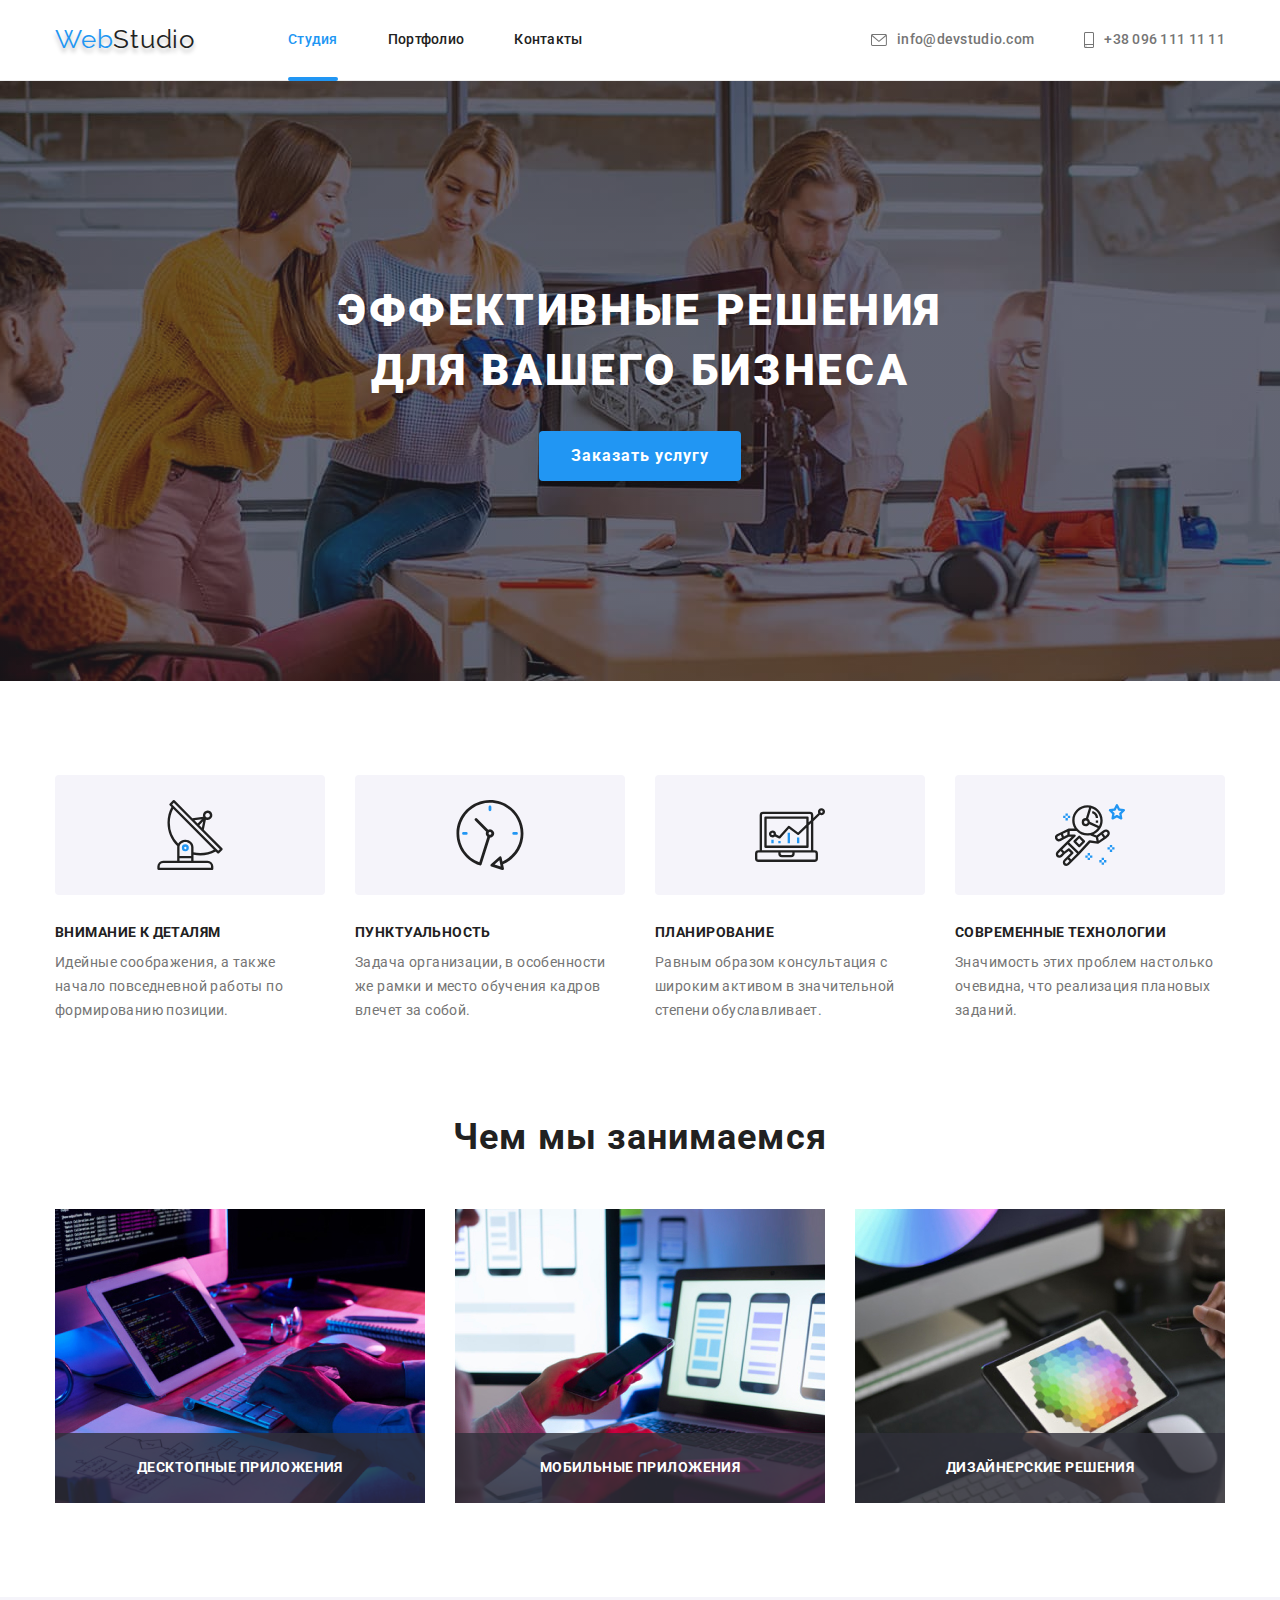
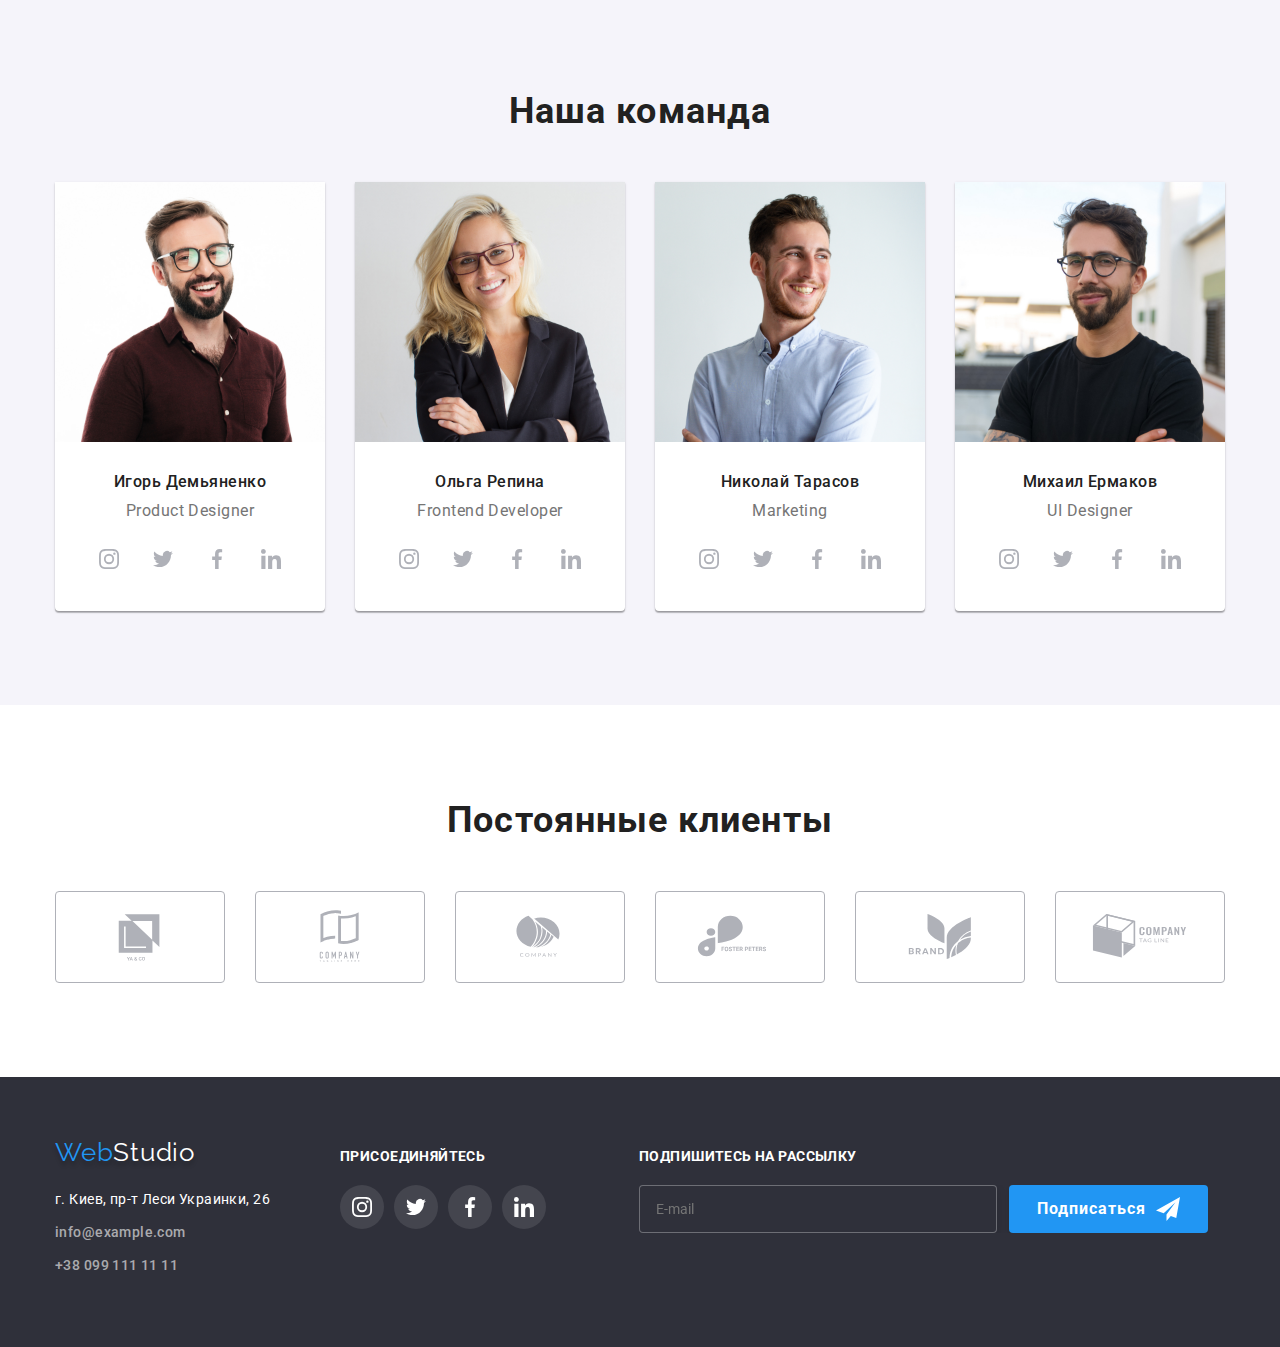
<file: index.html>
<!DOCTYPE html>
<html lang="ru">
  <head>
    <meta charset="UTF-8" />
    <meta http-equiv="X-UA-Compatible" content="IE=edge" />
    <meta name="viewport" content="width=device-width, initial-scale=1.0" />
    <title>Студия</title>
    <link rel="preconnect" href="https://fonts.googleapis.com" />
    <link rel="preconnect" href="https://fonts.gstatic.com" crossorigin />
    <link
      href="https://fonts.googleapis.com/css2?family=Raleway:wght@700&family=Roboto:wght@400;500;700;900&display=swap"
      rel="stylesheet"
    />
    <link
      rel="stylesheet"
      href="https://cdnjs.cloudflare.com/ajax/libs/modern-normalize/1.1.0/modern-normalize.min.css"
    />
    <link rel="stylesheet" href="./css/styles.css" />
  </head>

  <body>
    <!--Верхняя линия-->
    <header class="header-border">
      <div class="container header-container">
        <!--Основная навигация-->
        <nav class="header-nav">
          <a href="WebStudio" class="logo"><span class="logo-web">Web</span>Studio</a>
          <ul class="list main">
            <li class="item"><a href="./index.html" class="link current">Студия</a></li>
            <li class="item"><a href="./portfolio.html" class="link">Портфолио</a></li>
            <li class="item"><a href="Контакты" class="link">Контакты</a></li>
          </ul>
        </nav>
        <!--Контакты-->
        <ul class="list nav">
          <li class="item">
            <a href="mailto:info@devstudio.com" class="contact">
              <svg class="icon-mail" width="16" height="12">
                <use href="./images/icons.svg#icon-envelope"></use>
              </svg>
              info@devstudio.com
            </a>
          </li>
          <li class="item">
            <a href="tel:+380961111111" class="contact">
              <svg class="icon-tel" width="10" height="16">
                <use href="./images/icons.svg#icon-smartphone"></use>
              </svg>
              +38 096 111 11 11
            </a>
          </li>
        </ul>
      </div>
    </header>
    <!--Основная информациия страницы-->
    <main>
      <!--Герой-->
      <section class="hero-section">
        <div class="container">
          <h1 class="title">Эффективные решения для вашего бизнеса</h1>
          <button class="button" type="button" data-modal-open>Заказать услугу</button>
        </div>
      </section>
      <!--Особенности-->
      <section class="section specifics-section">
        <div class="container specifics-conteiner">
          <ul class="list">
            <li class="specifics-content">
              <div class="thumb">
                <svg class="icon-antenna" width="70" height="70">
                  <use href="./images/icons.svg#icon-antenna"></use>
                </svg>
              </div>
              <h3 class="title">Внимание к деталям</h3>
              <p class="text">
                Идейные соображения, а также начало повседневной работы по формированию позиции.
              </p>
            </li>
            <li class="specifics-content">
              <div class="thumb">
                <svg class="icon-clock icon" width="70" height="70">
                  <use href="./images/icons.svg#icon-clock"></use>
                </svg>
              </div>
              <h3 class="title">Пунктуальность</h3>
              <p class="text">
                Задача организации, в особенности же рамки и место обучения кадров влечет за собой.
              </p>
            </li>
            <li class="specifics-content">
              <div class="thumb">
                <svg class="icon-diagram" width="70" height="70">
                  <use href="./images/icons.svg#icon-diagram"></use>
                </svg>
              </div>
              <h3 class="title">Планирование</h3>
              <p class="text">
                Равным образом консультация с широким активом в значительной степени обуславливает.
              </p>
            </li>
            <li class="specifics-content">
              <div class="thumb">
                <svg class="icon-astronaut" width="70" height="70">
                  <use href="./images/icons.svg#icon-astronaut"></use>
                </svg>
              </div>
              <h3 class="title">Современные технологии</h3>
              <p class="text">
                Значимость этих проблем настолько очевидна, что реализация плановых заданий.
              </p>
            </li>
          </ul>
        </div>
      </section>
      <!--Чем мы занимаемся-->
      <section class="section worck-section">
        <div class="container worck-container">
          <h2 class="worck-title">Чем мы занимаемся</h2>
          <ul class="list">
            <li class="worck-content">
              <img class="image" src="./images/box1.jpg" alt="Бэкенд разработка" width="370" />
              <p class="text">Десктопные приложения</p>
            </li>
            <li class="worck-content">
              <img class="image" src="./images/box2.jpg" alt="Фронтенд разработка" width="370" />
              <p class="text">Мобильные приложения</p>
            </li>
            <li class="worck-content">
              <img class="image" src="./images/box3.jpg" alt="Разработка дизайна" width="370" />
              <p class="text">Дизайнерские решения</p>
            </li>
          </ul>
        </div>
      </section>
      <!--Наша команда-->
      <section class="section team-section">
        <div class="container team-conteiner">
          <h2 class="team-title">Наша команда</h2>
          <ul class="list">
            <li class="team-content">
              <img
                class="image"
                src="./images/igor.jpg"
                alt="Парень продукт-менеджер"
                width="270"
              />
              <div class="team-info">
                <h3 class="title">Игорь Демьяненко</h3>
                <p class="text">Product Designer</p>
                <ul class="list social-network">
                  <li class="item">
                    <a class="social-link" href="">
                      <svg class="team-icon" width="20" height="20">
                        <use href="./images/icons.svg#icon-instagram"></use>
                      </svg>
                    </a>
                  </li>
                  <li class="item">
                    <a class="social-link" href="">
                      <svg class="team-icon" width="20" height="20">
                        <use href="./images/icons.svg#icon-twitter"></use>
                      </svg>
                    </a>
                  </li>
                  <li class="item">
                    <a class="social-link" href="">
                      <svg class="team-icon" width="20" height="20">
                        <use href="./images/icons.svg#icon-facebook"></use>
                      </svg>
                    </a>
                  </li>
                  <li class="item">
                    <a class="social-link" href="">
                      <svg class="team-icon" width="20" height="20">
                        <use href="./images/icons.svg#icon-linkedin"></use>
                      </svg>
                    </a>
                  </li>
                </ul>
              </div>
            </li>
            <li class="team-content">
              <img
                class="image"
                src="./images/olga.jpg"
                alt="Девушка Фронтенд разработчик"
                width="270"
              />
              <div class="team-info">
                <h3 class="title">Ольга Репина</h3>
                <p class="text">Frontend Developer</p>
                <ul class="list social-network">
                  <li class="item">
                    <a class="social-link" href="">
                      <svg class="team-icon" width="20" height="20">
                        <use href="./images/icons.svg#icon-instagram"></use>
                      </svg>
                    </a>
                  </li>
                  <li class="item">
                    <a class="social-link" href="">
                      <svg class="team-icon" width="20" height="20">
                        <use href="./images/icons.svg#icon-twitter"></use>
                      </svg>
                    </a>
                  </li>
                  <li class="item">
                    <a class="social-link" href="">
                      <svg class="team-icon" width="20" height="20">
                        <use href="./images/icons.svg#icon-facebook"></use>
                      </svg>
                    </a>
                  </li>
                  <li class="item">
                    <a class="social-link" href="">
                      <svg class="team-icon" width="20" height="20">
                        <use href="./images/icons.svg#icon-linkedin"></use>
                      </svg>
                    </a>
                  </li>
                </ul>
              </div>
            </li>
            <li class="team-content">
              <img class="image" src="./images/nikolay.jpg" alt="Парень маркетолог" width="270" />
              <div class="team-info">
                <h3 class="title">Николай Тарасов</h3>
                <p class="text">Marketing</p>
                <ul class="list social-network">
                  <li class="item">
                    <a class="social-link" href="">
                      <svg class="team-icon" width="20" height="20">
                        <use href="./images/icons.svg#icon-instagram"></use>
                      </svg>
                    </a>
                  </li>
                  <li class="item">
                    <a class="social-link" href="">
                      <svg class="team-icon" width="20" height="20">
                        <use href="./images/icons.svg#icon-twitter"></use>
                      </svg>
                    </a>
                  </li>
                  <li class="item">
                    <a class="social-link" href="">
                      <svg class="team-icon" width="20" height="20">
                        <use href="./images/icons.svg#icon-facebook"></use>
                      </svg>
                    </a>
                  </li>
                  <li class="item">
                    <a class="social-link" href="">
                      <svg class="team-icon" width="20" height="20">
                        <use href="./images/icons.svg#icon-linkedin"></use>
                      </svg>
                    </a>
                  </li>
                </ul>
              </div>
            </li>
            <li class="team-content">
              <img class="image" src="./images/michael.jpg" alt="Парень дизайнер" width="270" />
              <div class="team-info">
                <h3 class="title">Михаил Ермаков</h3>
                <p class="text">UI Designer</p>
                <ul class="list social-network">
                  <li class="item">
                    <a class="social-link" href="">
                      <svg class="team-icon" width="20" height="20">
                        <use href="./images/icons.svg#icon-instagram"></use>
                      </svg>
                    </a>
                  </li>
                  <li class="item">
                    <a class="social-link" href="">
                      <svg class="team-icon" width="20" height="20">
                        <use href="./images/icons.svg#icon-twitter"></use>
                      </svg>
                    </a>
                  </li>
                  <li class="item">
                    <a class="social-link" href="">
                      <svg class="team-icon" width="20" height="20">
                        <use href="./images/icons.svg#icon-facebook"></use>
                      </svg>
                    </a>
                  </li>
                  <li class="item">
                    <a class="social-link" href="">
                      <svg class="team-icon" width="20" height="20">
                        <use href="./images/icons.svg#icon-linkedin"></use>
                      </svg>
                    </a>
                  </li>
                </ul>
              </div>
            </li>
          </ul>
        </div>
      </section>
      <!--Постоянные клиенты -->
      <section class="section">
        <div class="conteiner">
          <h2 class="client-title">Постоянные клиенты</h2>
          <ul class="list client-list">
            <li class="item">
              <a class="link" href="">
                <svg class="icon-client" width="106" height="60">
                  <use href="./images/icons.svg#icon-Logo5"></use>
                </svg>
              </a>
            </li>
            <li class="item">
              <a class="link" href="">
                <svg class="icon-client" width="106" height="60">
                  <use href="./images/icons.svg#icon-Logo4"></use>
                </svg>
              </a>
            </li>
            <li class="item">
              <a class="link" href="">
                <svg class="icon-client" width="106" height="60">
                  <use href="./images/icons.svg#icon-Logo3"></use>
                </svg>
              </a>
            </li>
            <li class="item">
              <a class="link" href="">
                <svg class="icon-client" width="106" height="60">
                  <use href="./images/icons.svg#icon-Logo2"></use>
                </svg>
              </a>
            </li>
            <li class="item">
              <a class="link" href="">
                <svg class="icon-client" width="106" height="60">
                  <use href="./images/icons.svg#icon-Logo1"></use>
                </svg>
              </a>
            </li>
            <li class="item">
              <a class="link" href="">
                <svg class="icon-client" width="106" height="60">
                  <use href="./images/icons.svg#icon-Logo"></use>
                </svg>
              </a>
            </li>
          </ul>
        </div>
      </section>
    </main>
    <!--Подвал-->
    <footer class="footer-page">
      <div class="container footer-section">
        <div class="footer-address">
          <a href="WebStudio" class="footer-logo">
            <span class="logo-web">Web</span><span class="logo-studio">Studio</span>
          </a>
          <address class="address-section">
            <p class="text">г. Киев, пр-т Леси Украинки, 26</p>
            <ul class="list address-list">
              <li class="item">
                <a class="contact" href="mailto:info@example.com">info@example.com</a>
              </li>
              <li class="item">
                <a class="contact" href="tel:+380991111111">+38 099 111 11 11</a>
              </li>
            </ul>
          </address>
        </div>
        <div class="footer-network">
          <p class="text">присоединяйтесь</p>
          <ul class="list network">
            <li class="item">
              <a class="link" href="">
                <svg class="footer-icon" width="20" height="20">
                  <use href="./images/icons.svg#icon-instagram"></use>
                </svg>
              </a>
            </li>
            <li class="item">
              <a class="link" href="">
                <svg class="footer-icon" width="20" height="20">
                  <use href="./images/icons.svg#icon-twitter"></use>
                </svg>
              </a>
            </li>
            <li class="item">
              <a class="link" href="">
                <svg class="footer-icon" width="20" height="20">
                  <use href="./images/icons.svg#icon-facebook"></use>
                </svg>
              </a>
            </li>
            <li class="item">
              <a class="link" href="">
                <svg class="footer-icon" width="20" height="20">
                  <use href="./images/icons.svg#icon-linkedin"></use>
                </svg>
              </a>
            </li>
          </ul>
        </div>
        <form class="form">
          <h2 class="footer-title">Подпишитесь на рассылку</h2>
          <div class="footer-form">
            <input
              type="email"
              name="email"
              id="footer-modal-email"
              class="footer-mail"
              placeholder="E-mail"
            />
            <label for="footer-modal-email" class="footer-label"></label>
            <button type="submit" class="footer-button">
              Подписаться
              <svg class="footer-modal-icon" width="24" height="24">
                <use href="./images/icons.svg#icon-send"></use>
              </svg>
            </button>
          </div>
        </form>
      </div>
    </footer>
    <!-- Модальное окно -->
    <div class="backdrop is-hidden" data-modal>
      <div class="modal">
        <button class="close-button" type="button" data-modal-close>
          <svg class="modal-icon" width="18" height="18">
            <use href="./images/icons.svg#close-icon"></use>
          </svg>
        </button>
        <form class="modal-form" autocomplete="off">
          <p class="modal-form-title">Оставьте свои данные, мы вам перезвоним</p>
          <label class="modal-form-label">
            Имя
            <input type="text" name="name" class="modal-form-input" />
            <svg class="modal-form-icon" width="18" height="18">
              <use href="./images/icons.svg#person-black"></use>
            </svg>
          </label>
          <label class="modal-form-label">
            Телефон
            <input type="tel" name="tel" class="modal-form-input" />
            <svg class="modal-form-icon" width="18" height="18">
              <use href="./images/icons.svg#phone-black"></use>
            </svg>
          </label>
          <label class="modal-form-label">
            Почта
            <input type="email" name="mail" class="modal-form-input" />
            <svg class="modal-form-icon" width="18" height="18">
              <use href="./images/icons.svg#email-black"></use>
            </svg>
          </label>
          <div class="modal-form-field">
            <label for="comments" class="modal-form-label">Комментарий</label>
            <textarea
              name="commetns"
              id="comments"
              placeholder="Введите текст"
              class="modal-form-area"
            ></textarea>
          </div>
          <label class="modal-form-check">
            <input class="modal-form-checkbox" name="checkbox" type="checkbox" />
            <span class="modal-check-icon"></span>
            Соглашаюсь с рассылкой и принимаю
            <a href="" class="modal-link">Условия договора</a>
          </label>
          <button type="submit" class="modal-form-button">Отправить</button>
        </form>
      </div>
    </div>
    <script src="./modal.js"></script>
  </body>
</html>
</file>
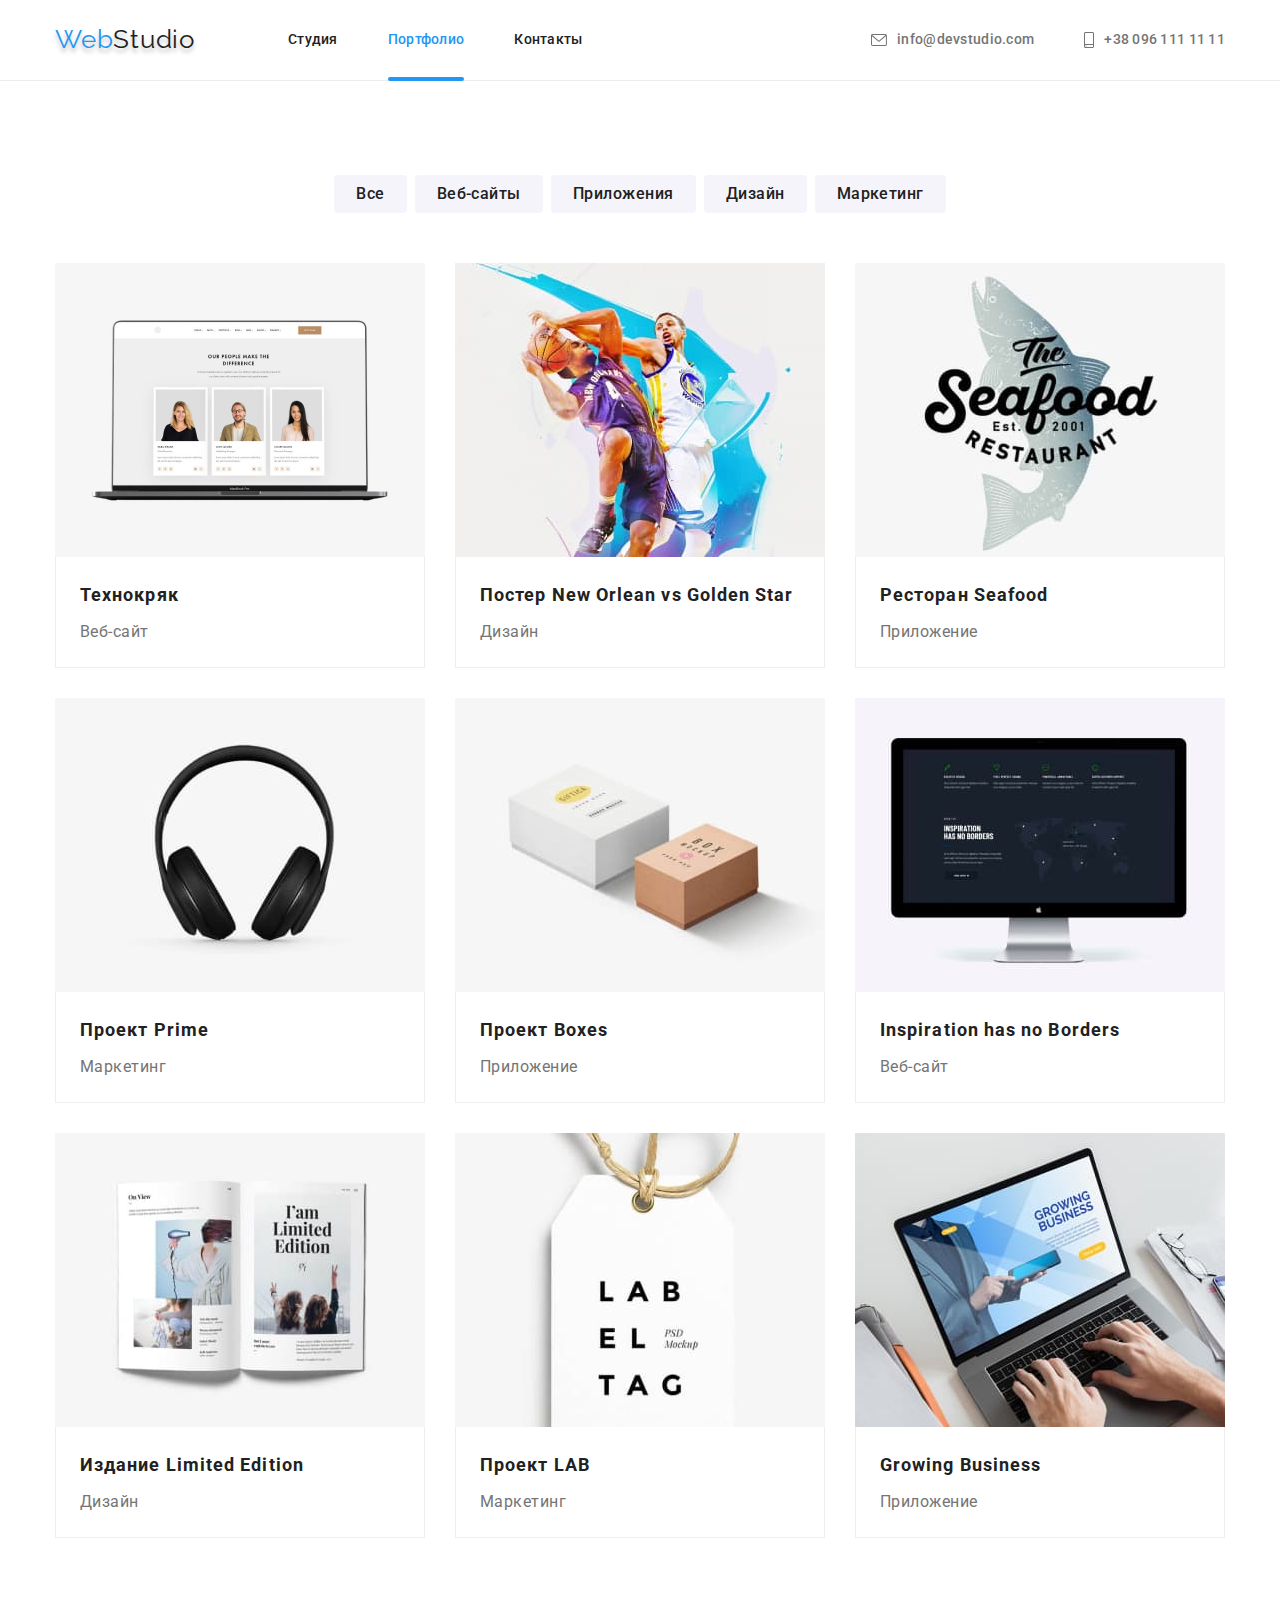
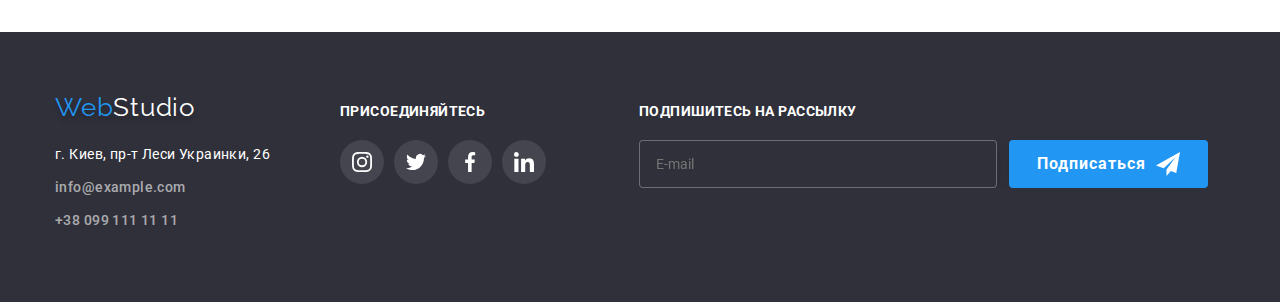
<file: portfolio.html>
<!DOCTYPE html>
<html lang="ru">
  <head>
    <meta charset="UTF-8" />
    <meta http-equiv="X-UA-Compatible" content="IE=edge" />
    <meta name="viewport" content="width=device-width, initial-scale=1.0" />
    <title>Портфолио</title>
    <link rel="preconnect" href="https://fonts.googleapis.com" />
    <link rel="preconnect" href="https://fonts.gstatic.com" crossorigin />
    <link
      href="https://fonts.googleapis.com/css2?family=Raleway:wght@700&family=Roboto:wght@400;500;700;900&display=swap"
      rel="stylesheet"
    />
    <link
      rel="stylesheet"
      href="https://cdnjs.cloudflare.com/ajax/libs/modern-normalize/1.1.0/modern-normalize.min.css"
    />
    <link rel="stylesheet" href="./css/styles.css" />
  </head>
  <body>
    <!--Верхняя линия-->
    <header class="header-border">
      <div class="container header-container">
        <!--Основная навигация-->
        <nav class="header-nav">
          <a href="WebStudio" class="logo"><span class="logo-web">Web</span>Studio</a>
          <ul class="list main">
            <li class="item"><a href="./index.html" class="link">Студия</a></li>
            <li class="item"><a href="./portfolio.html" class="link current">Портфолио</a></li>
            <li class="item"><a href="Контакты" class="link">Контакты</a></li>
          </ul>
        </nav>
        <!--Контакты-->
        <ul class="list nav">
          <li class="item">
            <a href="mailto:info@devstudio.com" class="contact">
              <svg class="icon-mail" width="16" height="12">
                <use href="./images/icons.svg#icon-envelope"></use>
              </svg>
              info@devstudio.com
            </a>
          </li>
          <li class="item">
            <a href="tel:+380961111111" class="contact">
              <svg class="icon-tel" width="10" height="16">
                <use href="./images/icons.svg#icon-smartphone"></use>
              </svg>
              +38 096 111 11 11
            </a>
          </li>
        </ul>
      </div>
    </header>
    <!--Основная информациия страницы-->
    <main>
      <section class="section portfolio-section">
        <div class="container">
          <h1 hidden>Примеры работ</h1>
          <!--Фильтр навигация на странице-->
          <ul class="list filter-list">
            <li class="filter-content">
              <button class="button" type="button">Все</button>
            </li>
            <li class="filter-content">
              <button class="button" type="button">Веб-сайты</button>
            </li>
            <li class="filter-content">
              <button class="button" type="button">Приложения</button>
            </li>
            <li class="filter-content">
              <button class="button" type="button">Дизайн</button>
            </li>
            <li class="filter-content">
              <button class="button" type="button">Маркетинг</button>
            </li>
          </ul>
          <!--Примеры работ-->
          <ul class="list example-list">
            <li class="example-content">
              <a href="" class="example-link">
                <div class="example-thumb">
                  <img class="image" src="./images/img1.jpg" alt="Сайт Технокряк" width="370" />
                  <div class="overlay">
                    <p class="thumb-text">
                      Ресурс предлагает комплексные предложения с разным уровнем функционала и
                      сервисов. Все это позволит посетителю получить исчерпывающие сведения о
                      компании или частном лице.
                    </p>
                  </div>
                </div>
                <div class="example-info">
                  <h2 class="title">Технокряк</h2>
                  <p class="text">Веб-сайт</p>
                </div>
              </a>
            </li>
            <li class="example-content">
              <a href="" class="example-link">
                <div class="example-thumb">
                  <img
                    class="image"
                    src="./images/img2.jpg"
                    alt="Постер с баскетболистами"
                    width="370"
                  />
                  <div class="overlay">
                    <p class="thumb-text">
                      Ресурс предлагает комплексные предложения с разным уровнем функционала и
                      сервисов. Все это позволит посетителю получить исчерпывающие сведения о
                      компании или частном лице.
                    </p>
                  </div>
                </div>
                <div class="example-info">
                  <h2 class="title">Постер New Orlean vs Golden Star</h2>
                  <p class="text">Дизайн</p>
                </div>
              </a>
            </li>
            <li class="example-content">
              <a href="" class="example-link">
                <div class="example-thumb">
                  <img
                    class="image"
                    src="./images/img3.jpg"
                    alt="Логотип ресторана Seafood "
                    width="370"
                  />
                  <div class="overlay">
                    <p class="thumb-text">
                      Ресурс предлагает комплексные предложения с разным уровнем функционала и
                      сервисов. Все это позволит посетителю получить исчерпывающие сведения о
                      компании или частном лице.
                    </p>
                  </div>
                </div>
                <div class="example-info">
                  <h2 class="title">Ресторан Seafood</h2>
                  <p class="text">Приложение</p>
                </div>
              </a>
            </li>
            <li class="example-content">
              <a href="" class="example-link">
                <div class="example-thumb">
                  <img class="image" src="./images/img4.jpg" alt="Наушники" width="370" />
                  <div class="overlay">
                    <p class="thumb-text">
                      Ресурс предлагает комплексные предложения с разным уровнем функционала и
                      сервисов. Все это позволит посетителю получить исчерпывающие сведения о
                      компании или частном лице.
                    </p>
                  </div>
                </div>
                <div class="example-info">
                  <h2 class="title">Проект Prime</h2>
                  <p class="text">Маркетинг</p>
                </div>
              </a>
            </li>
            <li class="example-content">
              <a href="" class="example-link">
                <div class="example-thumb">
                  <img class="image" src="./images/img5.jpg" alt="Коробки" width="370" />
                  <div class="overlay">
                    <p class="thumb-text">
                      Ресурс предлагает комплексные предложения с разным уровнем функционала и
                      сервисов. Все это позволит посетителю получить исчерпывающие сведения о
                      компании или частном лице.
                    </p>
                  </div>
                </div>
                <div class="example-info">
                  <h2 class="title">Проект Boxes</h2>
                  <p class="text">Приложение</p>
                </div>
              </a>
            </li>
            <li class="example-content">
              <a href="" class="example-link">
                <div class="example-thumb">
                  <img
                    class="image"
                    src="./images/img6.jpg"
                    alt="Сайт Inspiration has no Borders"
                    width="370"
                  />
                  <div class="overlay">
                    <p class="thumb-text">
                      Ресурс предлагает комплексные предложения с разным уровнем функционала и
                      сервисов. Все это позволит посетителю получить исчерпывающие сведения о
                      компании или частном лице.
                    </p>
                  </div>
                </div>
                <div class="example-info">
                  <h2 class="title">Inspiration has no Borders</h2>
                  <p class="text">Веб-сайт</p>
                </div>
              </a>
            </li>
            <li class="example-content">
              <a href="" class="example-link">
                <div class="example-thumb">
                  <img class="image" src="./images/img7.jpg" alt="Книга" width="370" />
                  <div class="overlay">
                    <p class="thumb-text">
                      Ресурс предлагает комплексные предложения с разным уровнем функционала и
                      сервисов. Все это позволит посетителю получить исчерпывающие сведения о
                      компании или частном лице.
                    </p>
                  </div>
                </div>
                <div class="example-info">
                  <h2 class="title">Издание Limited Edition</h2>
                  <p class="text">Дизайн</p>
                </div>
              </a>
            </li>
            <li class="example-content">
              <a href="" class="example-link">
                <div class="example-thumb">
                  <img class="image" src="./images/img8.jpg" alt="Лейба проекта LAB " width="370" />
                  <div class="overlay">
                    <p class="thumb-text">
                      Ресурс предлагает комплексные предложения с разным уровнем функционала и
                      сервисов. Все это позволит посетителю получить исчерпывающие сведения о
                      компании или частном лице.
                    </p>
                  </div>
                </div>
                <div class="example-info">
                  <h2 class="title">Проект LAB</h2>
                  <p class="text">Маркетинг</p>
                </div>
              </a>
            </li>
            <li class="example-content">
              <a href="" class="example-link">
                <div class="example-thumb">
                  <img
                    class="image"
                    src="./images/img9.jpg"
                    alt="Работающее приложение на ноутбуке"
                    width="370"
                  />
                  <div class="overlay">
                    <p class="thumb-text">
                      Ресурс предлагает комплексные предложения с разным уровнем функционала и
                      сервисов. Все это позволит посетителю получить исчерпывающие сведения о
                      компании или частном лице.
                    </p>
                  </div>
                </div>
                <div class="example-info">
                  <h2 class="title">Growing Business</h2>
                  <p class="text">Приложение</p>
                </div>
              </a>
            </li>
          </ul>
        </div>
      </section>
    </main>
    <!--Подвал-->
    <footer class="footer-page">
      <div class="container footer-section">
        <div class="footer-address">
          <a href="WebStudio" class="footer-logo">
            <span class="logo-web">Web</span><span class="logo-studio">Studio</span>
          </a>
          <address class="address-section">
            <p class="text">г. Киев, пр-т Леси Украинки, 26</p>
            <ul class="list address-list">
              <li class="item">
                <a class="contact" href="mailto:info@example.com">info@example.com</a>
              </li>
              <li class="item">
                <a class="contact" href="tel:+380991111111">+38 099 111 11 11</a>
              </li>
            </ul>
          </address>
        </div>
        <div class="footer-network">
          <p class="text">присоединяйтесь</p>
          <ul class="list network">
            <li class="item">
              <a class="link" href="">
                <svg class="footer-icon" width="20" height="20">
                  <use href="./images/icons.svg#icon-instagram"></use>
                </svg>
              </a>
            </li>
            <li class="item">
              <a class="link" href="">
                <svg class="footer-icon" width="20" height="20">
                  <use href="./images/icons.svg#icon-twitter"></use>
                </svg>
              </a>
            </li>
            <li class="item">
              <a class="link" href="">
                <svg class="footer-icon" width="20" height="20">
                  <use href="./images/icons.svg#icon-facebook"></use>
                </svg>
              </a>
            </li>
            <li class="item">
              <a class="link" href="">
                <svg class="footer-icon" width="20" height="20">
                  <use href="./images/icons.svg#icon-linkedin"></use>
                </svg>
              </a>
            </li>
          </ul>
        </div>
        <form class="form">
          <h2 class="footer-title">Подпишитесь на рассылку</h2>
          <div class="footer-form">
            <input
              type="email"
              name="email"
              id="footer-modal-email"
              class="footer-mail"
              placeholder="E-mail"
            />
            <label for="footer-modal-email" class="footer-label"></label>
            <button type="submit" class="footer-button">
              Подписаться
              <svg class="footer-modal-icon" width="24" height="24">
                <use href="./images/icons.svg#icon-send"></use>
              </svg>
            </button>
          </div>
        </form>
      </div>
    </footer>
  </body>
</html>
</file>
<file: css/styles.css>
html {
  box-sizing: border-box;
}
*,
*::before,
*::after {
  box-sizing: inherit;
}
:root {
  --primary-text-color: #757575;
  --secondary-text-color: #212121;
  --white-text-color: #ffffff;
  --accent-color: #2196f3;
  --secondary-bgr-color: #f5f4fa;
  --fotter-color: #2f303a;
  --accent-hero-button: #188ce8;
  --address-contact-color: rgba(255, 255, 255, 0.6);
}
body {
  font-family: Roboto, sans-serif;
  background: var(--white-text-color);
  color: var(--primary-text-color);
  font-size: 14px;
}
.container {
  width: 1200px;
  padding-left: 15px;
  padding-right: 15px;
  margin: auto;
}
.section {
  padding-top: 94px;
  padding-bottom: 94px;
}
h1,
h2,
h3,
ul,
p {
  margin: 0;
}
.image {
  display: block;
  width: 100%;
}
.list {
  list-style: none;
  padding: 0;
  margin: 0;
}
.list .link.current {
  color: var(--accent-color);
}
.hero-section .button,
.filter-content .button {
  font-family: inherit;
  cursor: pointer;
}
/* Header-section */
/*Logo*/
.link {
  text-decoration: none;
}
.logo {
  padding-top: 24px;
  padding-bottom: 25px;

  font-family: 'Raleway';
  font-size: 26px;
  line-height: 1.2;
  letter-spacing: 0.03em;
  color: var(--secondary-text-color);
  text-shadow: 0px 4px 4px rgba(0, 0, 0, 0.25);
  text-decoration: none;
}
.logo-web {
  color: var(--accent-color);
}
.logo-studio {
  color: var(--white-text-color);
}
/*site-nav*/
.header-border {
  border-bottom: 1px solid #ececec;
}
.header-container {
  display: flex;
}
.header-nav {
  display: flex;
  align-items: center;
}
.main {
  display: flex;
  margin-left: 93px;
}
.nav {
  display: flex;
  align-items: center;
  margin-left: auto;
}
.main .item:not(:last-child),
.nav .item:not(:last-child) {
  margin-right: 50px;
}
.header-nav .link {
  display: block;
  padding-top: 32px;
  padding-bottom: 32px;

  font-weight: 500;
  font-size: 14px;
  line-height: 1.14;
  letter-spacing: 0.02em;
  color: var(--secondary-text-color);
  text-decoration: none;
  transition: color 250ms cubic-bezier(0.4, 0, 0.2, 1);
}
.header-nav .link:hover,
.header-nav .link:focus {
  color: var(--accent-color);
  transition: color 250ms cubic-bezier(0.4, 0, 0.2, 1);
}
.main .item {
  position: relative;
}
.current::after {
  content: '';
  display: inline-block;
  width: 100%;

  position: absolute;
  left: 0;
  bottom: -1px;

  border: 2px solid var(--accent-color);
  background: var(--accent-color);
  border-radius: 2px;
}
/*Contacts*/
.list .contact {
  display: flex;
  align-items: center;
  font-weight: 500;
  font-size: 14px;
  line-height: 1.14;
  letter-spacing: 0.02em;
  color: var(--primary-text-color);
  text-decoration: none;
  transition: color 250ms cubic-bezier(0.4, 0, 0.2, 1);
}
.contact:hover,
.icon-mail:hover,
.icon-tel:hover {
  color: var(--accent-color);
  transition: color 250ms cubic-bezier(0.4, 0, 0.2, 1);
}
.contact:focus,
.icon-mail:focus,
.icon-tel:focus {
  color: var(--accent-color);
  transition: color 250ms cubic-bezier(0.4, 0, 0.2, 1);
}
.icon-mail,
.icon-tel {
  margin-right: 10px;
  fill: currentColor;
}

/*Hero*/
.hero-section {
  padding-top: 200px;
  padding-bottom: 200px;

  background-color: var(--fotter-color);
  text-align: center;

  height: 600px;
  max-width: 1600px;
  margin-left: auto;
  margin-right: auto;
  background-image: linear-gradient(to right, rgba(47, 48, 58, 0.4), rgba(47, 48, 58, 0.4)),
    url(../images/Hero.jpg);
  background-repeat: no-repeat;
  background-position: center;
  background-size: cover;
}
.hero-section .title {
  margin-left: auto;
  margin-right: auto;
  margin-top: 0;
  margin-bottom: 30px;
  width: 696px;

  font-weight: 900;
  font-size: 44px;
  line-height: 1.36;
  letter-spacing: 0.06em;
  text-transform: uppercase;
  color: var(--white-text-color);
}
.hero-section .button {
  padding: 10px 32px;
  margin: auto;

  font-weight: 700;
  font-size: 16px;
  line-height: 1.87;
  display: flex;
  align-items: flex-start;
  text-align: center;
  letter-spacing: 0.06em;
  color: var(--white-text-color);
  background-color: var(--accent-color);
  box-shadow: 0px 4px 4px rgba(0, 0, 0, 0.15);
  border: none;
  border-radius: 4px;
  border-color: transparent;
  transition: background-color 250ms cubic-bezier(0.4, 0, 0.2, 1);
}
.hero-section .button:hover,
.hero-section .button:focus {
  background: var(--accent-hero-button);
  transition: background-color 250ms cubic-bezier(0.4, 0, 0.2, 1);
}
/*specifics*/
.specifics-conteiner .list {
  display: flex;
}
.specifics-content:not(:last-child) {
  margin-right: 30px;
}
.specifics-section {
  padding-top: 94px;
  padding-bottom: 94px;
}
.specifics-content .title {
  margin-bottom: 10px;

  font-weight: 700;
  font-size: 14px;
  line-height: 1.14;
  letter-spacing: 0.03em;
  text-transform: uppercase;
  color: var(--secondary-text-color);
}
.specifics-content .text {
  width: 270px;

  font-size: 14px;
  line-height: 1.71;
  letter-spacing: 0.03em;
  color: var(--primary-text-color);
}
.thumb {
  display: flex;
  height: 120px;
  margin-bottom: 30px;
  justify-content: center;
  align-items: center;
  border-radius: 4px;
  background-color: #f5f4fa;
}
/*worck*/
.worck-section {
  padding-top: 0;
}
.worck-title {
  margin-bottom: 50px;
}
.worck-container .list {
  display: flex;
}
.list .worck-content:not(:last-child) {
  margin-right: 30px;
}
.worck-section .worck-title,
.team-section .team-title {
  text-align: center;

  font-weight: 700;
  font-size: 36px;
  line-height: 1.16;
  letter-spacing: 0.03em;
  color: var(--secondary-text-color);
}
.worck-content {
  position: relative;
}
.worck-content .text {
  font-weight: 700;
  font-size: 14px;
  line-height: 1.14;
  text-align: center;
  letter-spacing: 0.03em;
  text-transform: uppercase;

  width: 370px;
  height: 70px;
  color: var(--white-text-color);
  background: rgba(47, 48, 58, 0.8);

  position: absolute;
  bottom: 0;
  padding: 27px 0;
}
/*team*/
.team-conteiner .list {
  display: flex;
}
.list .team-content:not(:last-child) {
  margin-right: 30px;
}
.team-section {
  padding-top: 94px;
  padding-bottom: 94px;

  background-color: var(--secondary-bgr-color);
}
.team-title {
  margin-bottom: 50px;
}
.team-content {
  width: 270px;

  background: var(--white-text-color);
  box-shadow: 0px 1px 3px rgba(0, 0, 0, 0.12), 0px 1px 1px rgba(0, 0, 0, 0.14),
    0px 2px 1px rgba(0, 0, 0, 0.2);
  border-radius: 0px 0px 4px 4px;
}
.team-info {
  padding: 30px 0 30px 0;
}
.team-info .title {
  margin-bottom: 10px;

  font-weight: 500;
  font-size: 16px;
  line-height: 1.19;
  text-align: center;
  letter-spacing: 0.03em;
  color: var(--secondary-text-color);
}
.team-info .text {
  margin-bottom: 16px;

  font-size: 16px;
  line-height: 1.19;
  text-align: center;
  letter-spacing: 0.03em;
  color: var(--primary-text-color);
}
.social-network {
  display: flex;
  justify-content: center;
}
.social-link {
  display: flex;
  height: 44px;
  width: 44px;
  border-radius: 50%;
  justify-content: center;
  align-items: center;
  color: #afb1b8;
  transition: color 250ms cubic-bezier(0.4, 0, 0.2, 1),
    background-color 250ms cubic-bezier(0.4, 0, 0.2, 1);
}
.social-link:hover,
.team-icon:hover {
  background-color: var(--accent-color);
  color: var(--white-text-color);
  transition: color 250ms cubic-bezier(0.4, 0, 0.2, 1),
    background-color 250ms cubic-bezier(0.4, 0, 0.2, 1);
}
.social-link:focus,
.team-icon:focus {
  background-color: var(--accent-color);
  color: var(--white-text-color);
  transition: color 250ms cubic-bezier(0.4, 0, 0.2, 1),
    background-color 250ms cubic-bezier(0.4, 0, 0.2, 1);
}
.team-icon {
  fill: currentColor;
}
.social-network .item:not(:last-child) {
  margin-right: 10px;
}
/* Clients */
.client-title {
  margin-bottom: 50px;
  font-weight: 700;
  font-size: 36px;
  line-height: 1.17;
  text-align: center;
  letter-spacing: 0.03em;

  color: var(--secondary-text-color);
}
.client-list {
  display: flex;
  justify-content: center;
}
.client-list .link {
  display: flex;
  border: 1px solid #afb1b8;
  border-radius: 4px;
  width: 170px;
  height: 92px;
  justify-content: center;
  align-items: center;
  color: #afb1b8;
  transition: color 250ms cubic-bezier(0.4, 0, 0.2, 1),
    border-color 250ms cubic-bezier(0.4, 0, 0.2, 1);
}
.client-list .link:hover,
.icon-client:hover {
  border-color: var(--accent-color);
  color: var(--accent-color);
  transition: color 250ms cubic-bezier(0.4, 0, 0.2, 1),
    border-color 250ms cubic-bezier(0.4, 0, 0.2, 1);
}
.client-list .link:focus,
.icon-client:focus {
  border-color: var(--accent-color);
  color: var(--accent-color);
  transition: color 250ms cubic-bezier(0.4, 0, 0.2, 1),
    border-color 250ms cubic-bezier(0.4, 0, 0.2, 1);
}
.icon-client {
  fill: currentColor;
}
.client-list .item:not(:last-child) {
  margin-right: 30px;
}
/*footer*/
.footer-page {
  padding-top: 60px;
  padding-bottom: 60px;

  background: var(--fotter-color);
}
.footer-logo {
  display: block;
  margin-bottom: 20px;

  font-family: 'Raleway';
  font-size: 26px;
  line-height: 1.2;
  letter-spacing: 0.03em;
  color: var(--secondary-text-color);
  text-shadow: 0px 4px 4px rgba(0, 0, 0, 0.25);
  text-decoration: none;
}
.address-section .text,
.address-section .contact {
  margin-bottom: 9px;

  font-style: normal;
  font-size: 14px;
  line-height: 1.71;
  letter-spacing: 0.03em;
  color: var(--white-text-color);
}
.address-list .item:not(:last-child) {
  margin-bottom: 9px;
}
.address-section .contact {
  text-decoration: none;
  color: var(--address-contact-color);
  transition: color 250ms cubic-bezier(0.4, 0, 0.2, 1);
}
.address-section .contact:hover,
.address-section .contact:focus {
  color: var(--accent-color);
  transition: color 250ms cubic-bezier(0.4, 0, 0.2, 1);
}
/* footer-icons */
.footer-section {
  display: flex;
  align-items: baseline;
}
.footer-address {
  margin-right: 70px;
}
.footer-network .text {
  margin-bottom: 20px;

  font-weight: 700;
  font-size: 14px;
  line-height: 1.14;
  letter-spacing: 0.03em;
  text-transform: uppercase;

  color: var(--white-text-color);
}
.network {
  display: flex;
}
.network .item:not(:last-child) {
  margin-right: 10px;
}
.network .link {
  display: flex;
  height: 44px;
  width: 44px;
  justify-content: center;
  align-items: center;
  border-radius: 50%;
  background: rgba(255, 255, 255, 0.1);
  transition: background-color 250ms cubic-bezier(0.4, 0, 0.2, 1);
}
.network .link:hover,
.network .link:focus {
  background-color: var(--accent-color);
  transition: background-color 250ms cubic-bezier(0.4, 0, 0.2, 1);
}
.footer-icon {
  fill: var(--white-text-color);
}
.form {
  margin-left: 93px;
}
.footer-title {
  margin-bottom: 20px;

  font-weight: 700;
  font-size: 14px;
  line-height: 1.14;
  letter-spacing: 0.03em;
  text-transform: uppercase;

  color: var(--white-text-color);
}
.footer-form {
  display: flex;
  overflow: hidden;
  position: relative;
}
.footer-mail {
  width: 358px;
  padding: 15px 16px;

  border: 1px solid rgba(255, 255, 255, 0.3);
  filter: drop-shadow(0px 4px 4px rgba(0, 0, 0, 0.15));
  border-radius: 4px;
  color: var(--white-text-color);
  background-color: var(--fotter-color);
}
.footer-label {
  position: absolute;
  top: 15px;
  left: 16px;

  font-size: 16px;
  line-height: 1.25;
  align-items: center;
  letter-spacing: 0.03em;

  color: rgba(255, 255, 255, 0.6);
  transition: transform 250ms cubic-bezier(0.4, 0, 0.2, 1);
}
.footer-button {
  display: flex;
  align-items: center;
  padding: 10px 28px;
  margin-left: 12px;

  font-weight: 700;
  font-size: 16px;
  line-height: 1.88px;
  text-align: center;
  letter-spacing: 0.06em;

  color: var(--white-text-color);
  background: var(--accent-color);
  box-shadow: 0px 4px 4px rgba(0, 0, 0, 0.15);
  border-radius: 4px;
  border: none;
  cursor: pointer;
  transition: background-color 250ms cubic-bezier(0.4, 0, 0.2, 1);
}
.footer-button:hover,
.footer-button:focus {
  background-color: var(--accent-hero-button);
  transition: background-color 250ms cubic-bezier(0.4, 0, 0.2, 1);
}
.footer-modal-icon {
  margin-left: 10px;
}
/*portfolio*/
/*filter*/
.filter-list {
  justify-content: center;
  margin-bottom: 50px;
}
.filter-content:not(:last-child) {
  margin-right: 8px;
}
.filter-content .button {
  font-weight: 500;
  font-size: 16px;
  line-height: 1.62;
  text-align: center;
  letter-spacing: 0.03em;
  color: var(--secondary-text-color);
  background: var(--secondary-bgr-color);
  border-radius: 4px;
  border: none;
  padding: 6px 22px;
  transition: background-color 250ms cubic-bezier(0.4, 0, 0.2, 1),
    color 250ms cubic-bezier(0.4, 0, 0.2, 1), box-shadow 250ms cubic-bezier(0.4, 0, 0.2, 1);
}
.filter-content .button:hover,
.filter-content .button:focus {
  background: var(--accent-color);
  color: var(--white-text-color);
  box-shadow: 0px 3px 1px rgba(0, 0, 0, 0.1), 0px 1px 2px rgba(0, 0, 0, 0.08),
    0px 2px 2px rgba(0, 0, 0, 0.12);
  transition: background-color 250ms cubic-bezier(0.4, 0, 0.2, 1),
    color 250ms cubic-bezier(0.4, 0, 0.2, 1), box-shadow 250ms cubic-bezier(0.4, 0, 0.2, 1);
}
/*exampels*/
.filter-list,
.example-list {
  display: flex;
  flex-wrap: wrap;
}
.example-content {
  width: calc((100% - 60px) / 3);
  margin-right: 30px;
  margin-top: 30px;
  transition: box-shadow 250ms cubic-bezier(0.4, 0, 0.2, 1);
}
.example-content:hover,
.example-content:focus {
  box-shadow: 0px 1px 1px rgba(0, 0, 0, 0.12), 0px 4px 4px rgba(0, 0, 0, 0.06),
    1px 4px 6px rgba(0, 0, 0, 0.16);
  transition: box-shadow 250ms cubic-bezier(0.4, 0, 0.2, 1);
}
.example-content:nth-child(3n) {
  margin-right: 0;
}
.example-content:nth-child(-n + 3) {
  margin-top: 0;
}
.example-link {
  display: block;
  background: var(--white-text-color);
  box-sizing: border-box;
  text-decoration: none;
}
.example-info {
  padding: 20px 24px;

  border-left: 1px solid #eeeeee;
  border-right: 1px solid #eeeeee;
  border-bottom: 1px solid #eeeeee;
}
.example-link .title {
  margin-bottom: 4px;

  font-weight: 700;
  font-size: 18px;
  line-height: 2;
  letter-spacing: 0.06em;
  color: var(--secondary-text-color);
}
.example-link .text {
  font-size: 16px;
  line-height: 1.87;
  letter-spacing: 0.03em;
  color: var(--primary-text-color);
}
.example-thumb {
  position: relative;
  overflow: hidden;
}
.overlay {
  content: '';
  position: absolute;
  display: inline-block;
  width: 100%;
  height: 100%;
  background: rgba(33, 150, 243, 0.9);
  transition: transform 250ms cubic-bezier(0.4, 0, 0.2, 1);
}
.example-list .example-link:hover .overlay,
.example-list .example-link:focus .overlay {
  transform: translateY(-100%);
  transition: transform 250ms cubic-bezier(0.4, 0, 0.2, 1);
}
.thumb-text {
  position: absolute;
  top: 50%;
  left: 50%;
  transform: translate(-50%, -50%);
  width: 322px;

  font-size: 18px;
  line-height: 1.55;
  letter-spacing: 0.03em;
  color: var(--white-text-color);
}

/* Модальное окно */
.backdrop {
  position: fixed;
  top: 0;
  left: 0;

  width: 100%;
  height: 100%;

  background-color: rgba(0, 0, 0, 0.2);
  opacity: 1;
  transition: opacity 250ms cubic-bezier(0.4, 0, 0.2, 1);
}
.backdrop.is-hidden {
  opacity: 0;
  pointer-events: none;
}
.backdrop.is-hidden .modal {
  transform: translate(-50%, -50%) scale(0.9);
}
.modal {
  position: absolute;
  top: 50%;
  left: 50%;
  transform: translate(-50%, -50%) scale(1);

  width: 528px;
  height: 581px;

  background-color: var(--white-text-color);
  box-shadow: 0px 1px 3px rgba(0, 0, 0, 0.12), 0px 1px 1px rgba(0, 0, 0, 0.14),
    0px 2px 1px rgba(0, 0, 0, 0.2);
  border-radius: 4px;
  transition: transform 250ms cubic-bezier(0.4, 0, 0.2, 1);
}
.close-button {
  position: absolute;
  top: 8px;
  right: 8px;

  padding: 0;
  width: 30px;
  height: 30px;
  border: 1px solid rgba(0, 0, 0, 0.1);
  border-radius: 50%;

  background-color: var(--white-text-color);
  cursor: pointer;
}
.modal-icon {
  position: absolute;
  top: 50%;
  left: 50%;
  transform: translate(-50%, -50%);

  fill: currentColor;
  transition: fill 250ms cubic-bezier(0.4, 0, 0.2, 1);
}
.modal-icon:hover {
  fill: var(--accent-color);
}
.close-button:focus-within .modal-icon {
  fill: var(--accent-color);
}
.modal-form {
  width: 448px;
  margin-right: auto;
  margin-left: auto;
}
.modal-form-field {
  position: relative;
  margin-bottom: 20px;
}
.modal-form-field .modal-form-label {
  margin-bottom: 4px;
}
.modal-form-title {
  margin-top: 40px;
  margin-bottom: 12px;

  font-weight: 700;
  font-size: 20px;
  line-height: 1.15;
  text-align: center;
  letter-spacing: 0.03em;

  color: #212121;
}
.modal-form-label {
  margin-bottom: 10px;
  position: relative;
  display: block;

  font-size: 12px;
  line-height: 1.17;
  letter-spacing: 0.01em;
}
.modal-form-input {
  width: 100%;

  margin-top: 4px;
  padding: 11px 12px 11px 42px;

  border: 1px solid rgba(33, 33, 33, 0.2);
  border-radius: 4px;
  transition: otline-color 250ms cubic-bezier(0.4, 0, 0.2, 1);
}
.modal-form-input:focus,
.modal-form-area:focus {
  outline-color: var(--accent-color);
  transition: otline-color 250ms cubic-bezier(0.4, 0, 0.2, 1);
}
.modal-form-label:focus-within .modal-form-icon {
  fill: var(--accent-color);
}

.modal-form-icon {
  position: absolute;
  bottom: 0;
  left: 12px;
  transform: translateY(-55%);
  fill: inherit;
  transition: fill 250ms cubic-bezier(0.4, 0, 0.2, 1);
}
.modal-form-area {
  width: 100%;
  height: 120px;
  resize: none;
  padding: 12px 16px;

  font-size: 12px;
  line-height: 1.17;
  letter-spacing: 0.01em;

  color: rgba(117, 117, 117, 0.5);
  border: 1px solid rgba(33, 33, 33, 0.2);
  border-radius: 4px;
  transition: otline-color 250ms cubic-bezier(0.4, 0, 0.2, 1);
}
.modal-form-check {
  display: flex;
  justify-content: center;
}
.modal-form-checkbox {
  position: absolute;
  clip: rect(0 0 0 0);
  width: 1px;
  height: 1px;
  margin: -1px;
  border: 0;
  padding: 0;
  overflow: hidden;
}
.modal-check-icon {
  display: inline-block;
  width: 16px;
  height: 15px;
  margin-right: 8px;

  border: 2px solid var(--secondary-text-color);
  border-radius: 1px;
}
.modal-form-checkbox:checked + .modal-check-icon {
  border-color: transparent;
  background-color: var(--accent-color);
  background-image: url(../images/check.svg);
  background-size: contain;
  background-origin: border-box;
}
.modal-link {
  color: var(--accent-color);
  margin-left: 4px;
}
.modal-form-button {
  display: block;
  margin-top: 30px;
  margin-right: auto;
  margin-left: auto;
  padding: 10px 55px;
  cursor: pointer;

  font-weight: 700;
  font-size: 16px;
  line-height: 1.87;
  letter-spacing: 0.06em;

  color: var(--white-text-color);
  background-color: var(--accent-color);
  border: none;
  border-radius: 4px;
  box-shadow: 0px 4px 4px rgba(0, 0, 0, 0.15);
  transition: background-color 250ms cubic-bezier(0.4, 0, 0.2, 1);
}
.modal-form-button:hover,
.modal-form-button:focus {
  background-color: var(--accent-hero-button);
}
</file>
